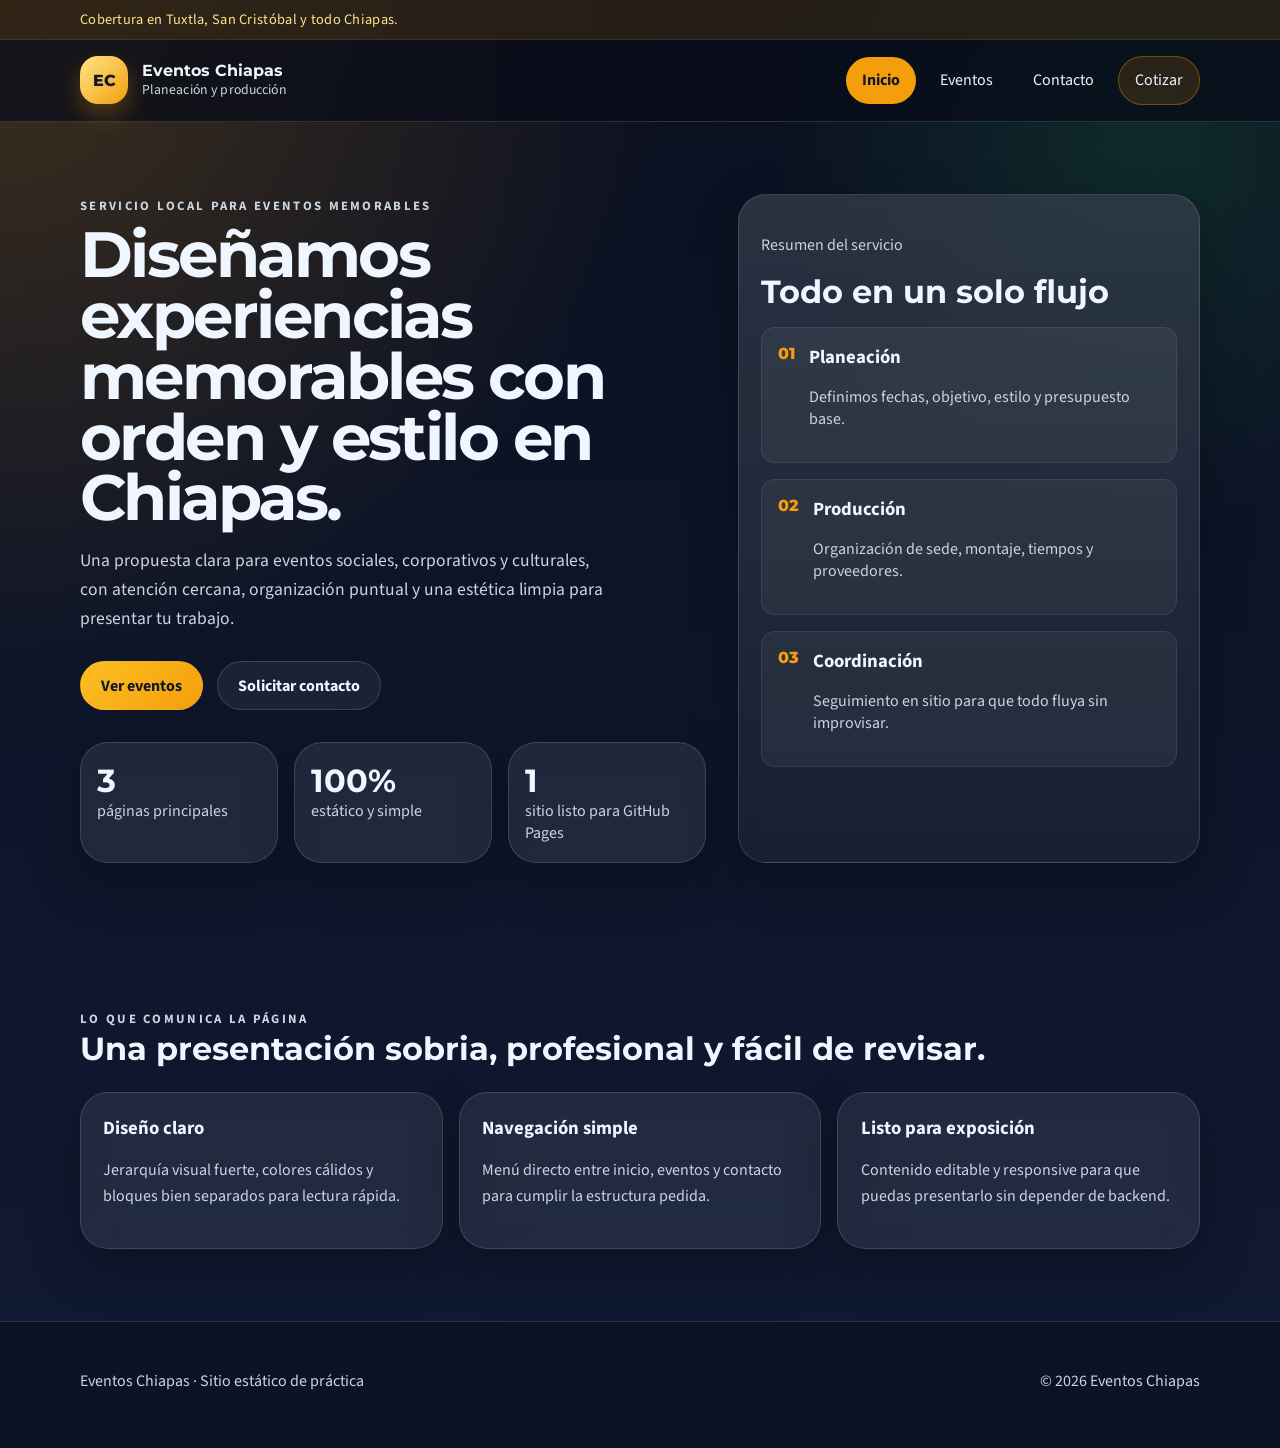
<file: index.html>
<!DOCTYPE html>
<html lang="es">
<head>
  <meta charset="UTF-8" />
  <meta name="viewport" content="width=device-width, initial-scale=1.0" />
  <title>Eventos Chiapas | Inicio</title>
  <meta name="description" content="Eventos Chiapas organiza experiencias sociales y corporativas en todo el estado." />
  <link rel="preconnect" href="https://fonts.googleapis.com" />
  <link rel="preconnect" href="https://fonts.gstatic.com" crossorigin />
  <link href="https://fonts.googleapis.com/css2?family=Montserrat:wght@500;600;700;800&family=Source+Sans+3:wght@400;600;700&display=swap" rel="stylesheet" />
  <link rel="stylesheet" href="css/style.css" />
</head>
<body>
  <header class="site-header">
    <div class="top-strip">
      <div class="container">
        Cobertura en Tuxtla, San Cristóbal y todo Chiapas.
      </div>
    </div>
    <div class="container header-bar">
      <a class="brand" href="index.html" aria-label="Eventos Chiapas inicio">
        <span class="brand-mark">EC</span>
        <span class="brand-copy">
          <strong>Eventos Chiapas</strong>
          <small>Planeación y producción</small>
        </span>
      </a>

      <button class="nav-toggle" type="button" aria-expanded="false" aria-controls="site-nav">
        <span></span>
        <span></span>
        <span></span>
        <span class="sr-only">Abrir menú</span>
      </button>

      <nav class="site-nav" id="site-nav">
        <a class="active" href="index.html">Inicio</a>
        <a href="eventos.html">Eventos</a>
        <a href="contacto.html">Contacto</a>
        <a class="nav-cta" href="contacto.html">Cotizar</a>
      </nav>
    </div>
  </header>

  <main>
    <section class="hero">
      <div class="container hero-grid">
        <div class="hero-copy reveal">
          <span class="eyebrow">Servicio local para eventos memorables</span>
          <h1>Diseñamos experiencias memorables con orden y estilo en Chiapas.</h1>
          <p>
            Una propuesta clara para eventos sociales, corporativos y culturales, con atención
            cercana, organización puntual y una estética limpia para presentar tu trabajo.
          </p>
          <div class="hero-actions">
            <a class="btn btn-primary" href="eventos.html">Ver eventos</a>
            <a class="btn btn-secondary" href="contacto.html">Solicitar contacto</a>
          </div>
          <ul class="hero-stats">
            <li><strong>3</strong><span>páginas principales</span></li>
            <li><strong>100%</strong><span>estático y simple</span></li>
            <li><strong>1</strong><span>sitio listo para GitHub Pages</span></li>
          </ul>
        </div>

        <div class="hero-card reveal delay-1">
          <div class="card-surface">
            <p class="card-label">Resumen del servicio</p>
            <h2>Todo en un solo flujo</h2>
            <div class="service-list">
              <article>
                <span>01</span>
                <div>
                  <h3>Planeación</h3>
                  <p>Definimos fechas, objetivo, estilo y presupuesto base.</p>
                </div>
              </article>
              <article>
                <span>02</span>
                <div>
                  <h3>Producción</h3>
                  <p>Organización de sede, montaje, tiempos y proveedores.</p>
                </div>
              </article>
              <article>
                <span>03</span>
                <div>
                  <h3>Coordinación</h3>
                  <p>Seguimiento en sitio para que todo fluya sin improvisar.</p>
                </div>
              </article>
            </div>
          </div>
        </div>
      </div>
    </section>

    <section class="section">
      <div class="container">
        <div class="section-heading reveal">
          <span class="eyebrow">Lo que comunica la página</span>
          <h2>Una presentación sobria, profesional y fácil de revisar.</h2>
        </div>

        <div class="feature-grid">
          <article class="feature-card reveal">
            <h3>Diseño claro</h3>
            <p>Jerarquía visual fuerte, colores cálidos y bloques bien separados para lectura rápida.</p>
          </article>
          <article class="feature-card reveal delay-1">
            <h3>Navegación simple</h3>
            <p>Menú directo entre inicio, eventos y contacto para cumplir la estructura pedida.</p>
          </article>
          <article class="feature-card reveal delay-2">
            <h3>Listo para exposición</h3>
            <p>Contenido editable y responsive para que puedas presentarlo sin depender de backend.</p>
          </article>
        </div>
      </div>
    </section>
  </main>

  <footer class="site-footer">
    <div class="container footer-bar">
      <p>Eventos Chiapas · Sitio estático de práctica</p>
      <p id="year"></p>
    </div>
  </footer>

  <script src="js/script.js"></script>
</body>
</html>
</file>
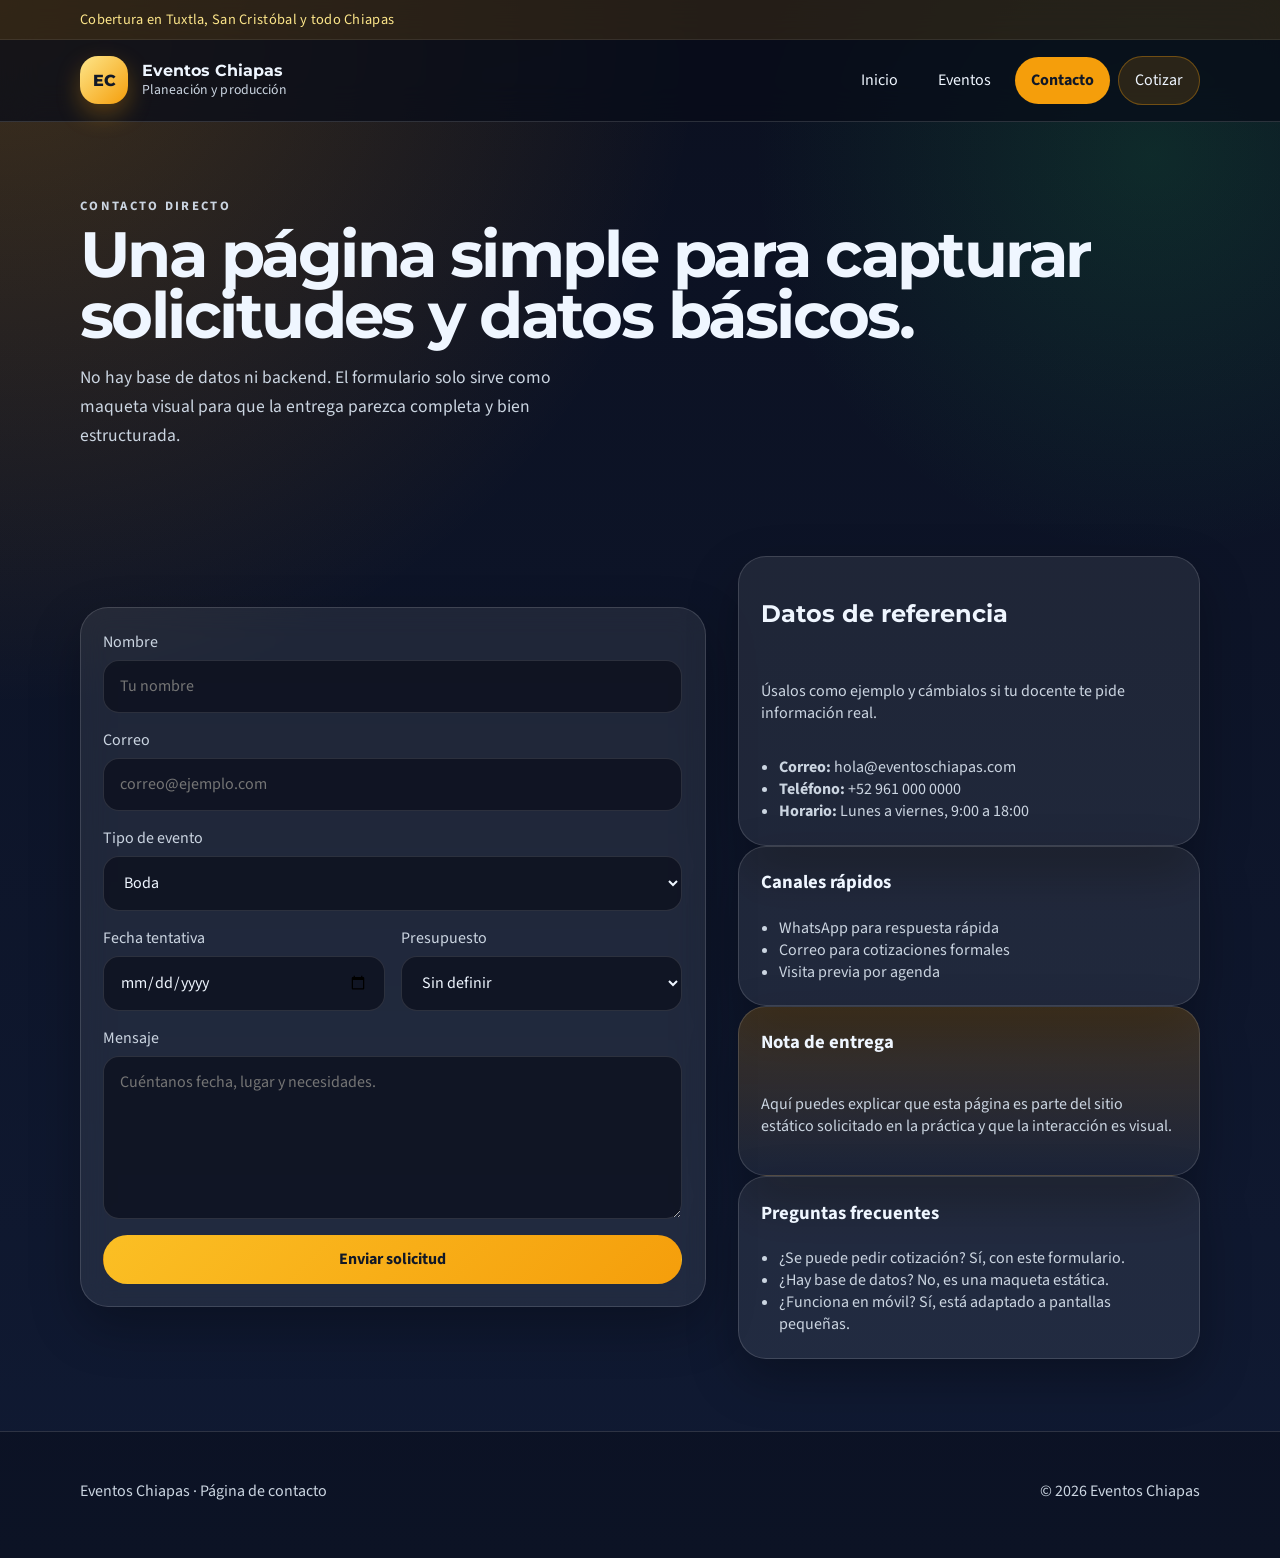
<file: contacto.html>
<!DOCTYPE html>
<html lang="es">
<head>
  <meta charset="UTF-8" />
  <meta name="viewport" content="width=device-width, initial-scale=1.0" />
  <title>Eventos Chiapas | Contacto</title>
  <meta name="description" content="Formulario y datos de contacto de Eventos Chiapas." />
  <link rel="preconnect" href="https://fonts.googleapis.com" />
  <link rel="preconnect" href="https://fonts.gstatic.com" crossorigin />
  <link href="https://fonts.googleapis.com/css2?family=Montserrat:wght@500;600;700;800&family=Source+Sans+3:wght@400;600;700&display=swap" rel="stylesheet" />
  <link rel="stylesheet" href="css/style.css" />
</head>
<body>
  <header class="site-header">
    <div class="top-strip">
      <div class="container">
        Cobertura en Tuxtla, San Cristóbal y todo Chiapas
      </div>
    </div>
    <div class="container header-bar">
      <a class="brand" href="index.html" aria-label="Eventos Chiapas inicio">
        <span class="brand-mark">EC</span>
        <span class="brand-copy">
          <strong>Eventos Chiapas</strong>
          <small>Planeación y producción</small>
        </span>
      </a>

      <button class="nav-toggle" type="button" aria-expanded="false" aria-controls="site-nav">
        <span></span>
        <span></span>
        <span></span>
        <span class="sr-only">Abrir menú</span>
      </button>

      <nav class="site-nav" id="site-nav">
        <a href="index.html">Inicio</a>
        <a href="eventos.html">Eventos</a>
        <a class="active" href="contacto.html">Contacto</a>
        <a class="nav-cta" href="contacto.html">Cotizar</a>
      </nav>
    </div>
  </header>

  <main>
    <section class="page-hero">
      <div class="container reveal">
        <span class="eyebrow">Contacto directo</span>
        <h1>Una página simple para capturar solicitudes y datos básicos.</h1>
        <p>
          No hay base de datos ni backend. El formulario solo sirve como maqueta visual
          para que la entrega parezca completa y bien estructurada.
        </p>
      </div>
    </section>

    <section class="section">
      <div class="container contact-grid">
        <form class="contact-form reveal">
          <div class="field">
            <label for="nombre">Nombre</label>
            <input id="nombre" type="text" placeholder="Tu nombre" />
          </div>
          <div class="field">
            <label for="correo">Correo</label>
            <input id="correo" type="email" placeholder="correo@ejemplo.com" />
          </div>
          <div class="field">
            <label for="evento">Tipo de evento</label>
            <select id="evento">
              <option>Boda</option>
              <option>Conferencia</option>
              <option>Festival</option>
              <option>Otro</option>
            </select>
          </div>
          <div class="field-row">
            <div class="field">
              <label for="fecha">Fecha tentativa</label>
              <input id="fecha" type="date" />
            </div>
            <div class="field">
              <label for="presupuesto">Presupuesto</label>
              <select id="presupuesto">
                <option>Sin definir</option>
                <option>Bajo</option>
                <option>Medio</option>
                <option>Amplio</option>
              </select>
            </div>
          </div>
          <div class="field">
            <label for="mensaje">Mensaje</label>
            <textarea id="mensaje" rows="6" placeholder="Cuéntanos fecha, lugar y necesidades."></textarea>
          </div>
          <button class="btn btn-primary" type="button">Enviar solicitud</button>
        </form>

        <aside class="contact-side reveal delay-1">
          <div class="info-card">
            <h2>Datos de referencia</h2>
            <p>Úsalos como ejemplo y cámbialos si tu docente te pide información real.</p>
            <ul class="contact-list">
              <li><strong>Correo:</strong> hola@eventoschiapas.com</li>
              <li><strong>Teléfono:</strong> +52 961 000 0000</li>
              <li><strong>Horario:</strong> Lunes a viernes, 9:00 a 18:00</li>
            </ul>
          </div>

          <div class="info-card">
            <h3>Canales rápidos</h3>
            <ul class="contact-list">
              <li>WhatsApp para respuesta rápida</li>
              <li>Correo para cotizaciones formales</li>
              <li>Visita previa por agenda</li>
            </ul>
          </div>

          <div class="info-card accent">
            <h3>Nota de entrega</h3>
            <p>
              Aquí puedes explicar que esta página es parte del sitio estático solicitado
              en la práctica y que la interacción es visual.
            </p>
          </div>

          <div class="info-card">
            <h3>Preguntas frecuentes</h3>
            <ul class="contact-list">
              <li>¿Se puede pedir cotización? Sí, con este formulario.</li>
              <li>¿Hay base de datos? No, es una maqueta estática.</li>
              <li>¿Funciona en móvil? Sí, está adaptado a pantallas pequeñas.</li>
            </ul>
          </div>
        </aside>
      </div>
    </section>
  </main>

  <footer class="site-footer">
    <div class="container footer-bar">
      <p>Eventos Chiapas · Página de contacto</p>
      <p id="year"></p>
    </div>
  </footer>

  <script src="js/script.js"></script>
</body>
</html>
</file>
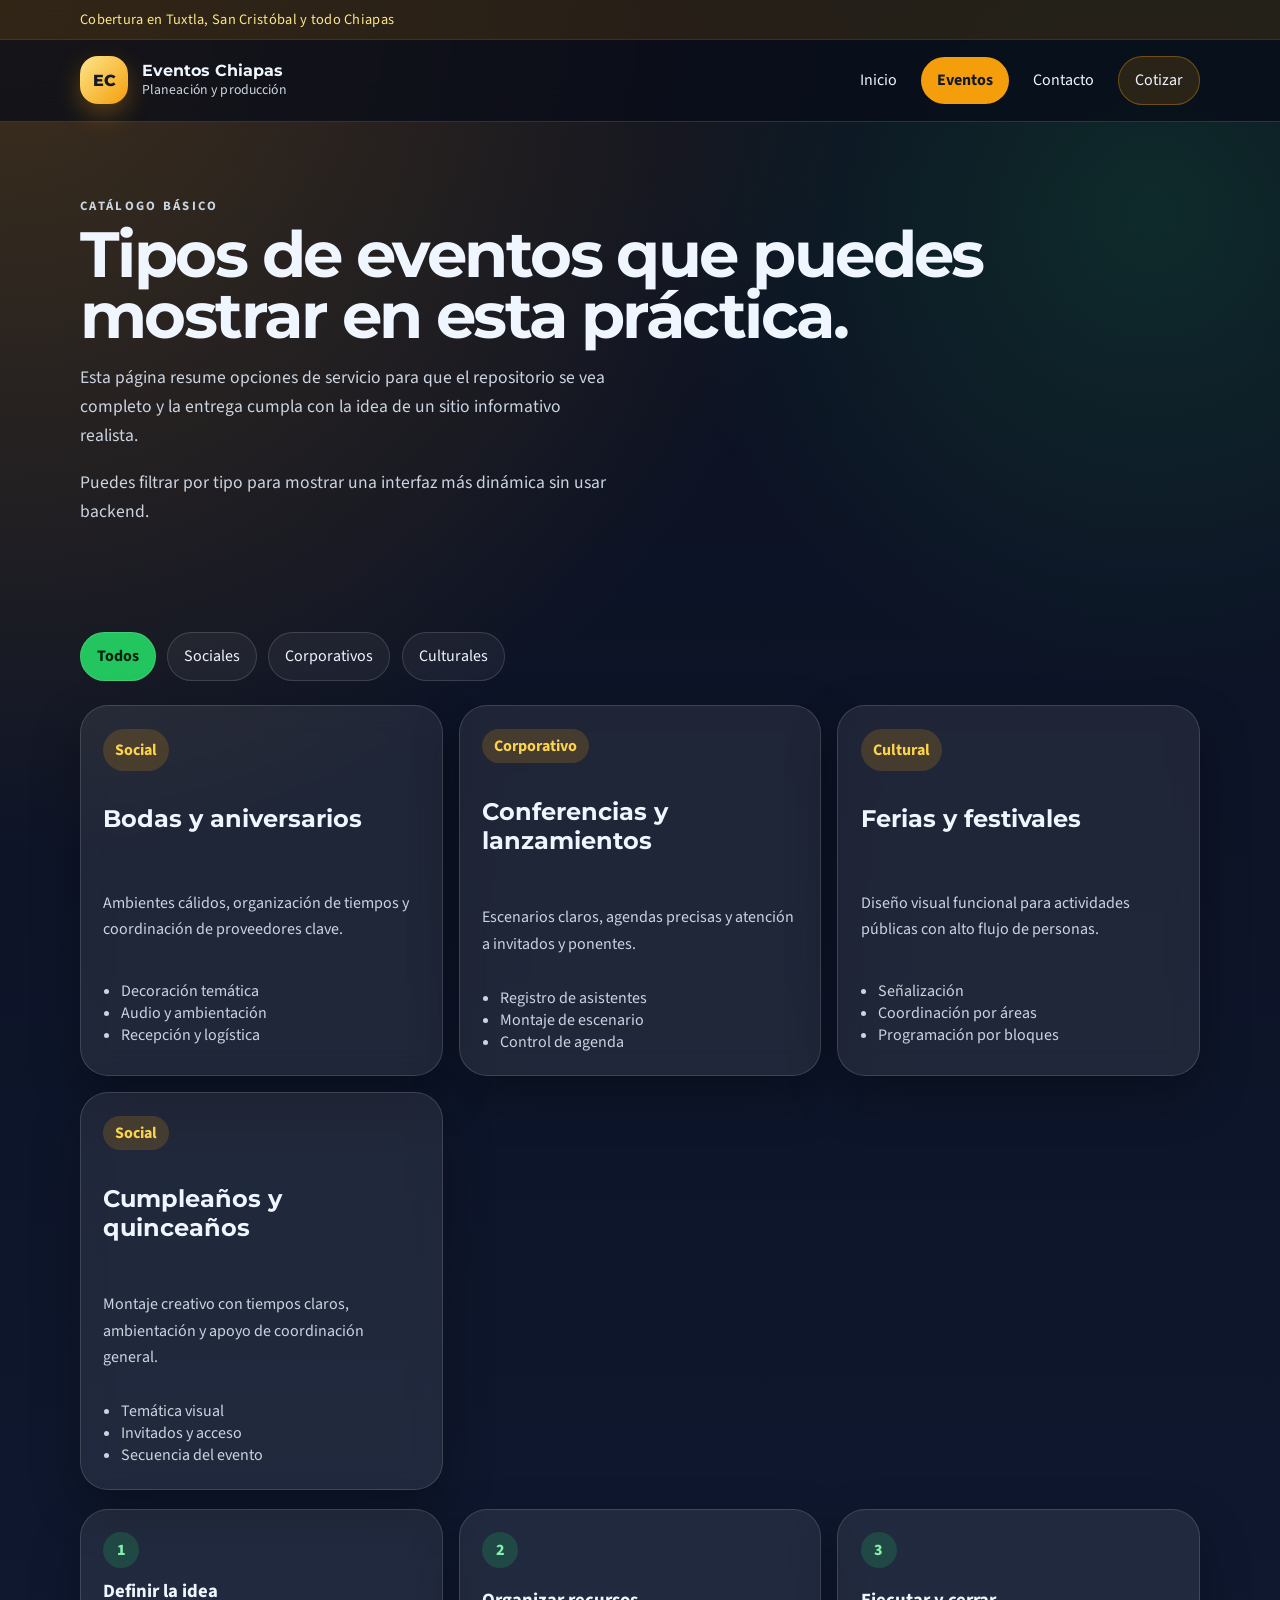
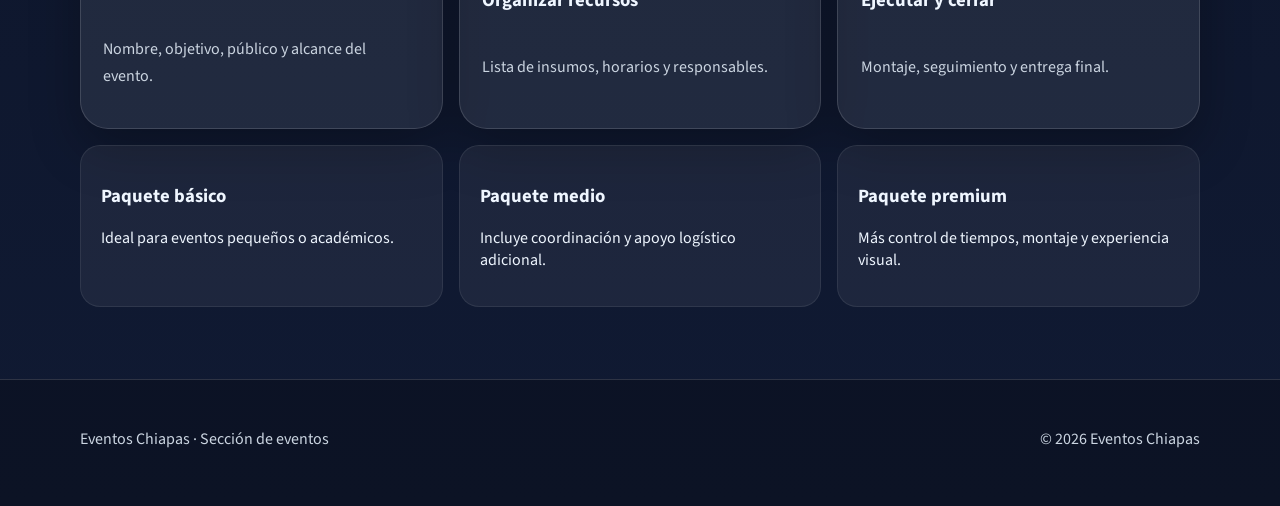
<file: eventos.html>
<!DOCTYPE html>
<html lang="es">
<head>
  <meta charset="UTF-8" />
  <meta name="viewport" content="width=device-width, initial-scale=1.0" />
  <title>Eventos Chiapas | Eventos</title>
  <meta name="description" content="Listado de eventos, formatos y servicios de Eventos Chiapas." />
  <link rel="preconnect" href="https://fonts.googleapis.com" />
  <link rel="preconnect" href="https://fonts.gstatic.com" crossorigin />
  <link href="https://fonts.googleapis.com/css2?family=Montserrat:wght@500;600;700;800&family=Source+Sans+3:wght@400;600;700&display=swap" rel="stylesheet" />
  <link rel="stylesheet" href="css/style.css" />
</head>
<body>
  <header class="site-header">
    <div class="top-strip">
      <div class="container">
        Cobertura en Tuxtla, San Cristóbal y todo Chiapas
      </div>
    </div>
    <div class="container header-bar">
      <a class="brand" href="index.html" aria-label="Eventos Chiapas inicio">
        <span class="brand-mark">EC</span>
        <span class="brand-copy">
          <strong>Eventos Chiapas</strong>
          <small>Planeación y producción</small>
        </span>
      </a>

      <button class="nav-toggle" type="button" aria-expanded="false" aria-controls="site-nav">
        <span></span>
        <span></span>
        <span></span>
        <span class="sr-only">Abrir menú</span>
      </button>

      <nav class="site-nav" id="site-nav">
        <a href="index.html">Inicio</a>
        <a class="active" href="eventos.html">Eventos</a>
        <a href="contacto.html">Contacto</a>
        <a class="nav-cta" href="contacto.html">Cotizar</a>
      </nav>
    </div>
  </header>

  <main>
    <section class="page-hero">
      <div class="container reveal">
        <span class="eyebrow">Catálogo básico</span>
        <h1>Tipos de eventos que puedes mostrar en esta práctica.</h1>
        <p>
          Esta página resume opciones de servicio para que el repositorio se vea completo
          y la entrega cumpla con la idea de un sitio informativo realista.
        </p>
        <p class="hero-note">Puedes filtrar por tipo para mostrar una interfaz más dinámica sin usar backend.</p>
      </div>
    </section>

    <section class="section">
      <div class="container">
        <div class="filter-bar reveal">
          <button class="filter-btn active" data-filter="all" type="button">Todos</button>
          <button class="filter-btn" data-filter="social" type="button">Sociales</button>
          <button class="filter-btn" data-filter="corporativo" type="button">Corporativos</button>
          <button class="filter-btn" data-filter="cultural" type="button">Culturales</button>
        </div>

        <div class="event-grid">
          <article class="event-card reveal" data-category="social">
            <span class="tag">Social</span>
            <h2>Bodas y aniversarios</h2>
            <p>Ambientes cálidos, organización de tiempos y coordinación de proveedores clave.</p>
            <ul>
              <li>Decoración temática</li>
              <li>Audio y ambientación</li>
              <li>Recepción y logística</li>
            </ul>
          </article>

          <article class="event-card reveal delay-1" data-category="corporativo">
            <span class="tag">Corporativo</span>
            <h2>Conferencias y lanzamientos</h2>
            <p>Escenarios claros, agendas precisas y atención a invitados y ponentes.</p>
            <ul>
              <li>Registro de asistentes</li>
              <li>Montaje de escenario</li>
              <li>Control de agenda</li>
            </ul>
          </article>

          <article class="event-card reveal delay-2" data-category="cultural">
            <span class="tag">Cultural</span>
            <h2>Ferias y festivales</h2>
            <p>Diseño visual funcional para actividades públicas con alto flujo de personas.</p>
            <ul>
              <li>Señalización</li>
              <li>Coordinación por áreas</li>
              <li>Programación por bloques</li>
            </ul>
          </article>

          <article class="event-card reveal" data-category="social">
            <span class="tag">Social</span>
            <h2>Cumpleaños y quinceaños</h2>
            <p>Montaje creativo con tiempos claros, ambientación y apoyo de coordinación general.</p>
            <ul>
              <li>Temática visual</li>
              <li>Invitados y acceso</li>
              <li>Secuencia del evento</li>
            </ul>
          </article>
        </div>

        <div class="timeline reveal">
          <div>
            <span>1</span>
            <h3>Definir la idea</h3>
            <p>Nombre, objetivo, público y alcance del evento.</p>
          </div>
          <div>
            <span>2</span>
            <h3>Organizar recursos</h3>
            <p>Lista de insumos, horarios y responsables.</p>
          </div>
          <div>
            <span>3</span>
            <h3>Ejecutar y cerrar</h3>
            <p>Montaje, seguimiento y entrega final.</p>
          </div>
        </div>

        <div class="package-grid reveal">
          <article class="package-card">
            <h3>Paquete básico</h3>
            <p>Ideal para eventos pequeños o académicos.</p>
          </article>
          <article class="package-card">
            <h3>Paquete medio</h3>
            <p>Incluye coordinación y apoyo logístico adicional.</p>
          </article>
          <article class="package-card">
            <h3>Paquete premium</h3>
            <p>Más control de tiempos, montaje y experiencia visual.</p>
          </article>
        </div>
      </div>
    </section>
  </main>

  <footer class="site-footer">
    <div class="container footer-bar">
      <p>Eventos Chiapas · Sección de eventos</p>
      <p id="year"></p>
    </div>
  </footer>

  <script src="js/script.js"></script>
</body>
</html>
</file>
<file: css/style.css>
:root {
  --bg: #0f172a;
  --bg-soft: #16213e;
  --surface: rgba(255, 255, 255, 0.08);
  --surface-strong: rgba(255, 255, 255, 0.14);
  --text: #eff6ff;
  --muted: #cbd5e1;
  --line: rgba(255, 255, 255, 0.14);
  --accent: #f59e0b;
  --accent-2: #22c55e;
  --shadow: 0 20px 50px rgba(0, 0, 0, 0.28);
  --radius-xl: 28px;
  --radius-lg: 20px;
  --radius-md: 14px;
  --container: 1120px;
}

* {
  box-sizing: border-box;
}

html {
  scroll-behavior: smooth;
}

body {
  margin: 0;
  font-family: "Source Sans 3", system-ui, sans-serif;
  background:
    radial-gradient(circle at top left, rgba(245, 158, 11, 0.22), transparent 35%),
    radial-gradient(circle at 90% 10%, rgba(34, 197, 94, 0.14), transparent 22%),
    linear-gradient(180deg, #0b1020 0%, #101a33 100%);
  color: var(--text);
  min-height: 100vh;
}

img {
  max-width: 100%;
  display: block;
}

a {
  color: inherit;
  text-decoration: none;
}

button,
input,
select,
textarea {
  font: inherit;
}

.container {
  width: min(100% - 2rem, var(--container));
  margin: 0 auto;
}

.sr-only {
  position: absolute;
  width: 1px;
  height: 1px;
  padding: 0;
  margin: -1px;
  overflow: hidden;
  clip: rect(0, 0, 0, 0);
  white-space: nowrap;
  border: 0;
}

.site-header {
  position: sticky;
  top: 0;
  z-index: 20;
  backdrop-filter: blur(18px);
  background: rgba(8, 12, 24, 0.72);
  border-bottom: 1px solid var(--line);
}

.top-strip {
  border-bottom: 1px solid rgba(255, 255, 255, 0.08);
  background: rgba(245, 158, 11, 0.12);
  color: #fde68a;
  font-size: 0.9rem;
  letter-spacing: 0.02em;
}

.top-strip .container {
  padding: 0.55rem 0;
}

.header-bar,
.footer-bar {
  display: flex;
  align-items: center;
  justify-content: space-between;
  gap: 1rem;
}

.header-bar {
  padding: 1rem 0;
}

.header-bar .brand {
  min-width: 0;
}

.header-bar .brand-copy strong {
  font-size: 1.02rem;
}

.header-bar .brand-copy small {
  letter-spacing: 0.01em;
}

.brand {
  display: inline-flex;
  align-items: center;
  gap: 0.85rem;
}

.brand-mark {
  width: 3rem;
  height: 3rem;
  display: grid;
  place-items: center;
  border-radius: 18px;
  font-family: "Montserrat", sans-serif;
  font-weight: 800;
  color: #111827;
  background: linear-gradient(135deg, #fde68a, #f59e0b);
  box-shadow: 0 10px 25px rgba(245, 158, 11, 0.3);
}

.brand-copy strong,
.section-heading h2,
.hero-copy h1,
.page-hero h1,
.card-surface h2,
.event-card h2,
.contact-side h2 {
  font-family: "Montserrat", sans-serif;
}

.brand-copy {
  display: grid;
}

.brand-copy small,
.eyebrow,
.card-label,
.feature-card p,
.section-heading p,
.page-hero p,
.event-card p,
.contact-form label,
.contact-side p,
.timeline p,
.footer-bar p,
.hero-copy p,
.service-list p {
  color: var(--muted);
}

.brand-copy small {
  font-size: 0.86rem;
}

.site-nav {
  display: flex;
  align-items: center;
  gap: 0.5rem;
}

.site-nav a,
.filter-btn {
  padding: 0.8rem 1rem;
  border-radius: 999px;
  transition: background 0.2s ease, color 0.2s ease, transform 0.2s ease;
}

.site-nav .nav-cta {
  border: 1px solid rgba(245, 158, 11, 0.35);
  background: rgba(245, 158, 11, 0.14);
}

.site-nav a:hover,
.filter-btn:hover {
  background: rgba(255, 255, 255, 0.09);
}

.site-nav a.active {
  background: var(--accent);
  color: #111827;
  font-weight: 700;
}

.nav-toggle {
  display: none;
  width: 3rem;
  height: 3rem;
  border: 1px solid var(--line);
  border-radius: 14px;
  background: transparent;
  color: var(--text);
  padding: 0.65rem;
}

.nav-toggle span {
  display: block;
  height: 2px;
  margin: 0.3rem 0;
  border-radius: 999px;
  background: currentColor;
}

.hero,
.page-hero,
.section {
  padding: 4.5rem 0;
}

.hero-grid,
.contact-grid {
  display: grid;
  grid-template-columns: 1.15fr 0.85fr;
  gap: 2rem;
  align-items: center;
}

.hero-copy h1,
.page-hero h1 {
  font-size: clamp(2.8rem, 5vw, 5.3rem);
  line-height: 0.95;
  margin: 0.5rem 0 1rem;
  letter-spacing: -0.04em;
}

.hero-copy p,
.page-hero p {
  font-size: 1.1rem;
  line-height: 1.65;
  max-width: 60ch;
}

.hero-note {
  font-size: 0.98rem;
  margin-top: 0.8rem;
  color: #fde68a;
}

.eyebrow {
  display: inline-flex;
  gap: 0.5rem;
  align-items: center;
  text-transform: uppercase;
  letter-spacing: 0.18em;
  font-size: 0.8rem;
  font-weight: 700;
}

.hero-actions {
  display: flex;
  flex-wrap: wrap;
  gap: 0.9rem;
  margin: 1.75rem 0;
}

.btn {
  display: inline-flex;
  align-items: center;
  justify-content: center;
  min-height: 3rem;
  padding: 0.8rem 1.25rem;
  border-radius: 999px;
  border: 1px solid transparent;
  font-weight: 700;
  transition: transform 0.2s ease, background 0.2s ease;
}

.btn:hover,
.nav-toggle:hover,
.filter-btn:hover,
.site-nav a:hover {
  transform: translateY(-1px);
}

.btn-primary {
  background: linear-gradient(135deg, #fbbf24, #f59e0b);
  color: #111827;
}

.btn-secondary {
  border-color: var(--line);
  background: rgba(255, 255, 255, 0.06);
}

.hero-stats {
  display: grid;
  grid-template-columns: repeat(3, minmax(0, 1fr));
  gap: 1rem;
  list-style: none;
  padding: 0;
  margin: 2rem 0 0;
}

.hero-stats li,
.feature-card,
.card-surface,
.event-card,
.timeline > div,
.contact-form,
.info-card {
  background: var(--surface);
  border: 1px solid var(--line);
  border-radius: var(--radius-xl);
  box-shadow: var(--shadow);
  backdrop-filter: blur(14px);
}

.hero-stats li {
  padding: 1.1rem 1rem;
}

.hero-stats strong {
  display: block;
  font-size: 2rem;
  font-family: "Montserrat", sans-serif;
}

.hero-stats span {
  color: var(--muted);
}

.card-surface,
.feature-card,
.event-card,
.timeline > div,
.contact-form,
.info-card {
  padding: 1.4rem;
}

.hero-card {
  align-self: stretch;
}

.card-surface {
  height: 100%;
  background:
    linear-gradient(180deg, rgba(255, 255, 255, 0.12), rgba(255, 255, 255, 0.04)),
    rgba(15, 23, 42, 0.65);
}

.card-surface h2,
.section-heading h2 {
  margin: 0 0 1rem;
  font-size: clamp(1.6rem, 2.5vw, 2.2rem);
}

.service-list {
  display: grid;
  gap: 1rem;
}

.service-list article {
  display: flex;
  gap: 0.9rem;
  align-items: flex-start;
  padding: 1rem;
  border-radius: var(--radius-md);
  background: rgba(255, 255, 255, 0.05);
  border: 1px solid rgba(255, 255, 255, 0.08);
}

.service-list span {
  font-family: "Montserrat", sans-serif;
  font-weight: 800;
  color: var(--accent);
}

.service-list h3,
.feature-card h3,
.timeline h3,
.contact-side h3 {
  margin: 0 0 0.35rem;
}

.feature-grid,
.event-grid {
  display: grid;
  grid-template-columns: repeat(3, minmax(0, 1fr));
  gap: 1rem;
}

.section-heading {
  margin-bottom: 1.5rem;
}

.feature-card p,
.event-card p,
.timeline p {
  line-height: 1.65;
}

.page-hero {
  padding-bottom: 1rem;
}

.filter-bar {
  display: flex;
  flex-wrap: wrap;
  gap: 0.7rem;
  margin-bottom: 1.5rem;
}

.filter-btn {
  border: 1px solid var(--line);
  background: rgba(255, 255, 255, 0.05);
  color: var(--text);
}

.filter-btn.active {
  background: var(--accent-2);
  color: #04210f;
  font-weight: 700;
}

.event-card {
  display: grid;
  gap: 0.85rem;
}

.tag {
  display: inline-flex;
  align-items: center;
  width: fit-content;
  padding: 0.4rem 0.75rem;
  border-radius: 999px;
  background: rgba(245, 158, 11, 0.18);
  color: #fcd34d;
  font-weight: 700;
}

.event-card ul,
.contact-list {
  margin: 0;
  padding-left: 1.1rem;
  color: var(--muted);
}

.timeline {
  display: grid;
  grid-template-columns: repeat(3, minmax(0, 1fr));
  gap: 1rem;
  margin-top: 1.2rem;
}

.package-grid {
  display: grid;
  grid-template-columns: repeat(3, minmax(0, 1fr));
  gap: 1rem;
  margin-top: 1rem;
}

.package-card {
  padding: 1.15rem 1.25rem;
  border-radius: var(--radius-lg);
  background: rgba(255, 255, 255, 0.06);
  border: 1px solid rgba(255, 255, 255, 0.08);
}

.timeline > div {
  display: grid;
  gap: 0.65rem;
}

.timeline span {
  display: grid;
  place-items: center;
  width: 2.25rem;
  height: 2.25rem;
  border-radius: 999px;
  background: rgba(34, 197, 94, 0.2);
  color: #86efac;
  font-weight: 800;
}

.contact-form,
.info-card {
  display: grid;
  gap: 1rem;
}

.field-row {
  display: grid;
  grid-template-columns: repeat(2, minmax(0, 1fr));
  gap: 1rem;
}

.field {
  display: grid;
  gap: 0.45rem;
}

.field input,
.field select,
.field textarea {
  width: 100%;
  border-radius: 16px;
  border: 1px solid rgba(255, 255, 255, 0.12);
  background: rgba(8, 12, 24, 0.65);
  color: var(--text);
  padding: 0.9rem 1rem;
}

.field input:focus,
.field select:focus,
.field textarea:focus {
  outline: 2px solid rgba(245, 158, 11, 0.75);
  outline-offset: 2px;
}

.accent {
  background: linear-gradient(180deg, rgba(245, 158, 11, 0.2), rgba(255, 255, 255, 0.06));
}

.site-footer {
  padding: 2rem 0 2.5rem;
  border-top: 1px solid var(--line);
  background: rgba(8, 12, 24, 0.5);
}

.reveal {
  animation: rise 0.7s ease both;
}

.delay-1 {
  animation-delay: 0.12s;
}

.delay-2 {
  animation-delay: 0.24s;
}

@keyframes rise {
  from {
    opacity: 0;
    transform: translateY(18px);
  }
  to {
    opacity: 1;
    transform: translateY(0);
  }
}

@media (max-width: 960px) {
  .hero-grid,
  .contact-grid,
  .feature-grid,
  .event-grid,
  .timeline,
  .package-grid {
    grid-template-columns: 1fr;
  }

  .hero-stats {
    grid-template-columns: 1fr;
  }

  .field-row {
    grid-template-columns: 1fr;
  }
}

@media (max-width: 760px) {
  .nav-toggle {
    display: inline-block;
  }

  .site-nav {
    position: absolute;
    top: 100%;
    left: 1rem;
    right: 1rem;
    display: none;
    flex-direction: column;
    align-items: stretch;
    padding: 1rem;
    margin-top: 0.75rem;
    border: 1px solid var(--line);
    border-radius: var(--radius-lg);
    background: rgba(9, 14, 29, 0.96);
    box-shadow: var(--shadow);
  }

  .site-nav.open {
    display: flex;
  }

  .header-bar {
    position: relative;
  }

  .hero,
  .page-hero,
  .section {
    padding: 3rem 0;
  }
}
</file>
